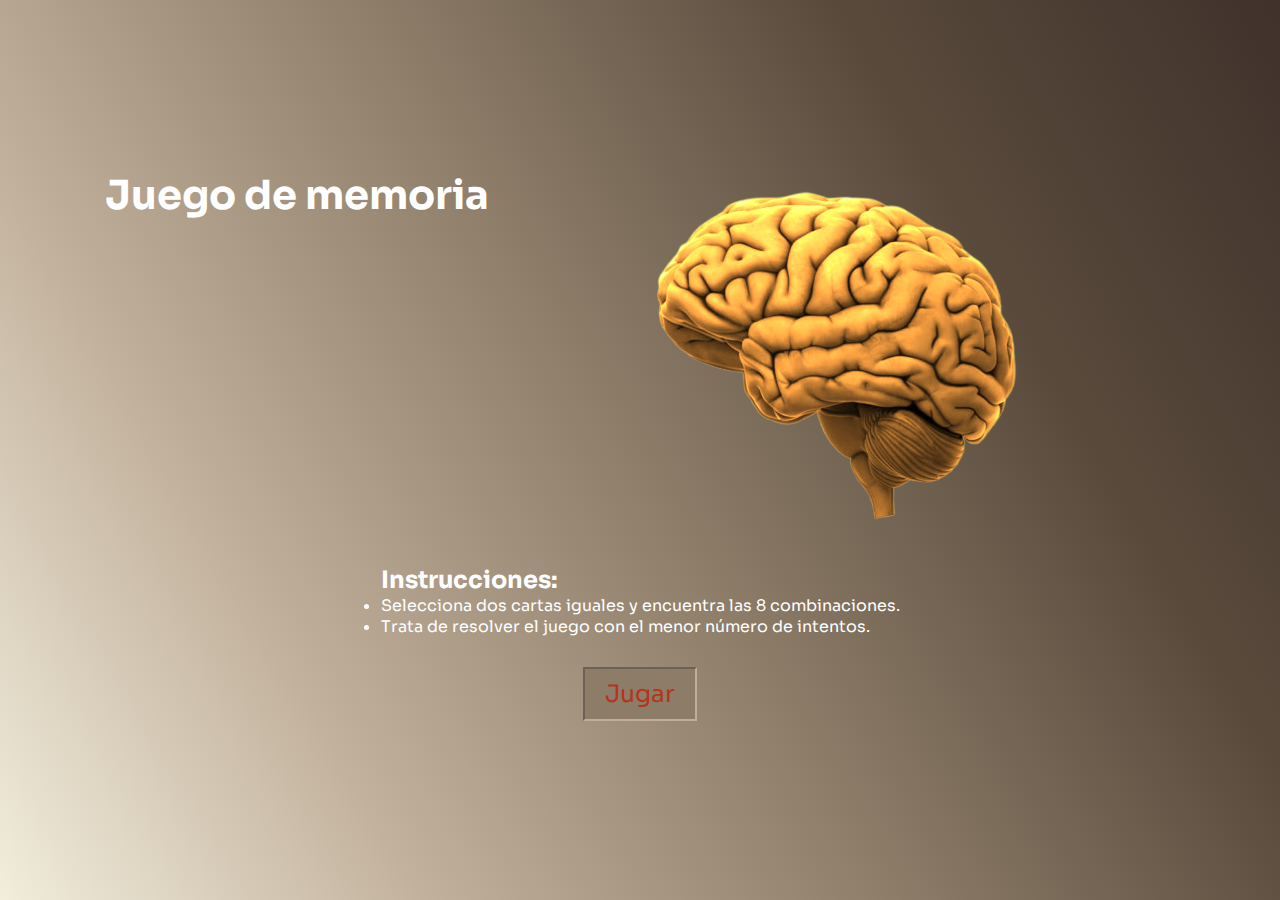
<file: index.html>
<!DOCTYPE html>
<html lang="es">
  <head>
    <meta charset="UTF-8" />
    <meta name="viewport" content="width=device-width, initial-scale=1.0" />
    <title>juego memoria</title>
    <link rel="stylesheet" href="./css/index.css" />
 
    <link rel="icon" href="./img/robots/robotRojo.png" />
  </head>
  <body>
  
  

    <div class="container">
      <header class ="header">
      
        <h1>Juego de memoria</h1>
        <img src="./img/cerebro.png" alt="imagen de un cerebro">
      </header>

    
      <main>
        <section class="espejo">
          <h2>Instrucciones:</h2>
         
          <ul>
            <li>
              Selecciona dos cartas iguales y encuentra las 8 combinaciones.
            </li>
         
            <li>Trata de resolver el juego con el menor número de intentos.</li>
        
          </ul>
        </section>
      </main>

      <button id="contenedorBoton" >
        <a href="./game.html">Jugar</a>
      </button>
    </div>
    <script src="./js/index.js"></script>
  </body>
</html>
</file>
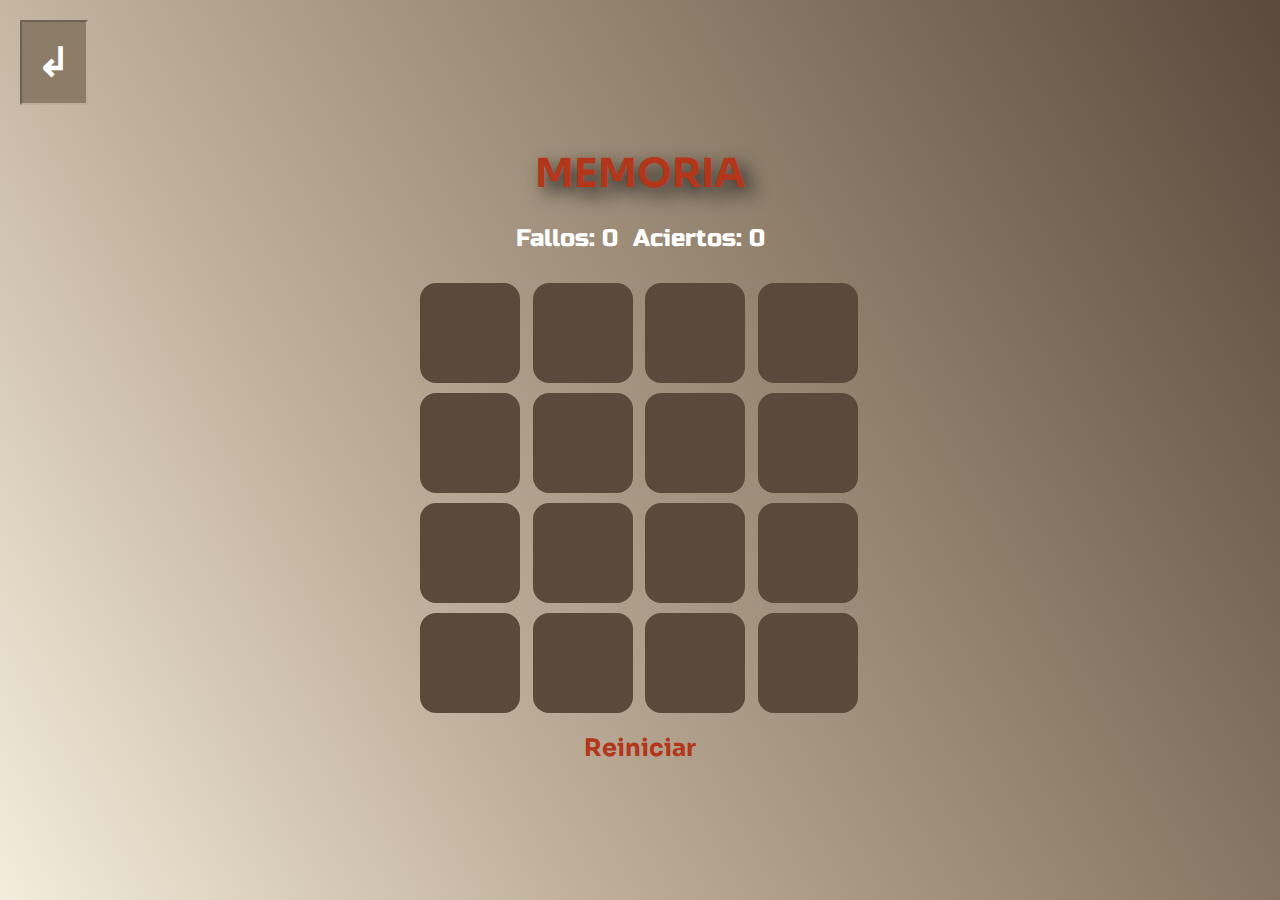
<file: game.html>
<!DOCTYPE html>
<html lang="es">
  <head>
    <meta charset="UTF-8" />
    <meta name="viewport" content="width=device-width, initial-scale=1.0" />
    <title>Juego de Memoria</title>
    <link rel="stylesheet" href="./css/game.css" />
    <link rel="icon" href="./img/robots/robotRojo.png" />

  </head>
  <body>
    <!-- <canvas id="confetti"></canvas> -->
    <button>
      <a href="./index.html"> ↲ </a>
    </button>
    <div class="container">
      <div class="titles">
        <h1>MEMORIA</h1>
        <div class="scoretable">
          <div id="fails">Fallos: 0</div>
          <div id="fin">Aciertos: 0</div>
          <div id="animationEnd"></div>
        </div>
      </div>
      <div class="container_play">
        <div id="gameBoard"></div>
      </div>
      <div id="contenedorBoton" class=" btn">
        <a href="./game.html">Reiniciar</a>
      </div>
    </div>

    <audio id="audioAplausos">
      <source type="audio/mp3" src="./audios/aplausos.mp3" />
    </audio>

    <script src="./js/game.js"></script>
  </body>
</html>
</file>
<file: css/index.css>
@import url(https://fonts.googleapis.com/css?family=Poppins:100,100italic,200,200italic,300,300italic,regular,italic,500,500italic,600,600italic,700,700italic,800,800italic,900,900italic);
@import url(https://fonts.googleapis.com/css?family=Sora:100,200,300,regular,500,600,700,800);
@import url(https://fonts.googleapis.com/css?family=Russo+One:regular);
@import url(https://fonts.googleapis.com/css?family=Russo+One:regular);

:root {
  --mt-ff-body: "Sora", sans-serif;
  --mt-ff-heading: "Sora", sans-serif;
  --mt-ff-russo: "Russo One", sans-serif;
  --mt-ff-fontawesome: "Font Awesome 6 Pro";
  --mt--color--primary:#B3351A;
  --mt--color--1: #F2EDDC;
  --mt--color--2:#BFAE99;
  --mt--color--3:#8C7C68;
  --mt--color--4:#594A3C;
  --mt--color--5:#40322B;

}

* {
  font-family:var(--mt-ff-fontawesome);
  font-family:var(--mt-ff-body);
  box-sizing: border-box;
  padding: 0;
  margin: 0;
}
body {
  width: 100%;
  height: 100vh;
  color: white;
  background-image: linear-gradient(60deg,
   var(--mt--color--1),
   var(--mt--color--2),
   var(--mt--color--3),
   var(--mt--color--4),
   var(--mt--color--5)
);
  display: flex;
  flex-direction: column;
  align-items: center;
  justify-content: center;
}

.container {
  margin-top: 0;
  display: flex;
  gap: 20px;
  align-items: center;
  flex-direction: column;
 
 
}
.header {
  margin-top: 0;
  display: flex;
  gap: 20px;
  justify-content: space-evenly;
}

h1{
  font-size: 2.5rem;
  color: var(--mt--color--second);
}

img{
  filter: brightness(100%) sepia(1) hue-rotate(-10deg) saturate(300%);
}

img:hover {-webkit-transform: rotate(360deg);transform: rotate(360deg);}

button {
  border: inset var(--mt--color--2) 2px;
  background-color:var(--mt--color--3);
  padding:10px 20px;
  margin: 10px;
 
  cursor: pointer;
 
}
button:hover {
  border: inset var(--mt--color--3) 2px;
  background-color:var(--mt--color--2);
}
button a{
  all:unset;
  font-size: 1.5rem;
color:var(--mt--color--primary)
}

@media (max-width: 480px) {
  .container {
    gap: 15px; /* Reduce el espacio entre elementos */
    align-items: flex-start; /* Alinea los elementos al inicio */
  }

  .header {
    flex-direction: column; /* Cambia a columna para pantallas más pequeñas */
    gap: 15px;
  }

  h1 {
    font-size: 1.8rem; /* Reduce el tamaño del texto */
  }

  img {
    filter: brightness(90%) sepia(1) hue-rotate(-10deg) saturate(200%);
    width: 100%; /* Asegúrate de que las imágenes no desborden */
  }

  button {
    padding: 8px 16px; /* Reduce el tamaño de los botones */
    font-size: 1.2rem;
  }
}
@media (min-width: 481px) and (max-width: 767px) {
  .container {
    gap: 28px; /* Ajusta el espacio entre los elementos */
    align-items: center; /* Centra los elementos */
  }

  .header {
    justify-content: space-between; /* Ajusta el espacio entre los elementos */
  }

  h1 {
    font-size: 2.2rem; /* Ajusta el tamaño del texto */
  }

  img {
    filter: brightness(100%) sepia(1) hue-rotate(-10deg) saturate(250%);
    width: 80%; /* Asegura que la imagen no sea demasiado grande */
  }

  button {
    padding: 12px 24px; /* Ajusta el tamaño del botón */
    font-size: 1.4rem;
  }
}
</file>
<file: css/game.css>
@import url(https://fonts.googleapis.com/css?family=Poppins:100,100italic,200,200italic,300,300italic,regular,italic,500,500italic,600,600italic,700,700italic,800,800italic,900,900italic);
@import url(https://fonts.googleapis.com/css?family=Sora:100,200,300,regular,500,600,700,800);
@import url(https://fonts.googleapis.com/css?family=Russo+One:regular);
@import url(https://fonts.googleapis.com/css?family=Russo+One:regular);

:root {
  --mt-ff-body: "Sora", sans-serif;
  --mt-ff-heading: "Sora", sans-serif;
  --mt-ff-russo: "Russo One", sans-serif;
  --mt-ff-fontawesome: "Font Awesome 6 Pro";
  --mt--color--primary:#B3351A;
  --mt--color--1: #F2EDDC;
  --mt--color--2:#BFAE99;
  --mt--color--3:#8C7C68;
  --mt--color--4:#594A3C;
  --mt--color--5:#40322B;

}

* {
  font-family:var(--mt-ff-fontawesome);
  font-family:var(--mt-ff-body);
  box-sizing: border-box;
  padding: 0;
  margin: 0;
}
body {
  width: 100%;
  height: 100vh;
  color: white;
  background-image: linear-gradient(60deg,
   var(--mt--color--1),
   var(--mt--color--2),
   var(--mt--color--3),
   var(--mt--color--4)
 
   
);
  display: flex;
  flex-direction: column;
  align-items: center;
  justify-content: center;
}

.container {
  margin-top: 10px;
  display: flex;
  gap: 20px;
  align-items: center;
  flex-direction: column;
 
 
}
.titles {
  display: flex;
  flex-direction: column;
justify-content: center;
  gap: 25px;
 
}

h1 {
text-align: center;
  font-size: 2.5rem;
  text-shadow: 8px 8px 18px rgb(34, 32, 32);
  text-align: center;
  color: var(--mt--color--primary);
}






.container_play {
  width: 440px;
  height: 440px;
  perspective: 1000px; /* Añadido para perspectiva 3D */
}

#imagenGameOver {
  display: flex;
  position: absolute;
  z-index: 2;
}

#gameBoard {
  display: grid;
  grid-template-columns: repeat(auto-fit, minmax(100px, 1fr));
  gap: 10px;
}

#fails,
#fin {
  position: relative;
  font-size: 1.5rem;
  font-family: var(--mt-ff-russo);
  z-index:100;
}

#animationEnd {
  position: fixed;
  animation: animationEnd 1s infinite;
  transform-origin: center;
  font-size: 1.5rem;
  font-family: var(--mt-ff-russo);
}

@keyframes animationEnd {
  0% {
    transform: scale(1);
  }

  50% {
    transform: scale(1.1);
  }

  100% {
    transform: scale(1);
  }
}

button {
  border: inset var(--mt--color--2) 2px;
  background-color:var(--mt--color--3);
  padding: 15px;
  margin: 10px;
  position: absolute;
  top: 10px;
  left: 10px;
  cursor: pointer;
 
}
button:hover {
  border: inset var(--mt--color--3) 2px;
  background-color:var(--mt--color--2);
}
button a{
  font-size: 2.5rem;
}
.btn a{
  
  color:var(--mt--color--primary)
}

.btn:hover a{
  color:var(--mt--color--5)
}

a {
  text-decoration: none;
  color: white;
  font-weight: bold;
  font-size: 1.5rem;
  width: 100%;
  height: 100%;
  text-align: center;
}

.container_play {
  display: flex;
  flex-direction: column;
  justify-content: flex-end;
}

.scoretable {
  display: flex;
  justify-content: space-evenly;
  gap: 15px;
}

.card {
  width: 100px;
  height: 100px;
  perspective: 200px;


}
img{
  width:100px;
  height:100px;
  object-fit:scale-down;
  box-shadow: 0px 4px 8px rgba(0, 0, 0, 0.3);
 
  }


.content {
  position: absolute;
  width: 100%;
  height: 100%;
  transition: transform 1s;
  transform-style: preserve-3d;

}

.front,
.back {
  position: absolute;
  height: 100%;
  width: 100%;

  /* border: inset 3px #8aa538; */
  display: grid;
  place-content: center;
  font-size: 5rem;
  border-radius: 1rem;
  backface-visibility: hidden;
  user-select: none;
}
.front{
  background:var(--mt--color--4);
 
}

.back {
  background: transparent;
  transform: rotateY(180deg);
  
  }

.flipped {
  transform: rotateY(180deg);
  transition: transform 0.3s;
}


/* Estilo para pantallas pequeñas (smartphones en orientación vertical) */
@media (max-width: 480px) {
  body{
    background-image: linear-gradient(60deg,
    var(--mt--color--1),
    var(--mt--color--2),
    var(--mt--color--3)
    ) 
  }

  .container {
    gap:5px}

  .container_play {
    width: 400px;
    height: 400px;
  }

  #gameBoard {
    grid-template-columns: repeat(auto-fit, minmax(80px, 1fr));
    gap: 5px;
    margin: 32px;
  }

  .card {
    width: 77px;
    height: 77px;
  }
  img {
    width: 77px;
    height: 77px;
  }

  button a{
    font-size: 0.8rem;
  }
  button {
    padding: 6px;
    top: 6px;
    left: 6px;
  }
  h1{
    font-size: 1.5rem;
  }
}





  @media (min-width: 481px) and (max-width: 767px) { 

  body{
    background-image: linear-gradient(60deg,
    var(--mt--color--1),
    var(--mt--color--2),
    var(--mt--color--3)
    ) 
  }


  .container {
    gap:5px}

  .container_play {
    width: 500px;
    height: 500px;
  }

  #gameBoard {
    grid-template-columns: repeat(auto-fit, minmax(100px, 1fr));
    gap: 5px;
    margin: 32px;
  }

  .card {
    width: 88px;
    height: 88px;

  img {
    width: 88px;
    height: 88px;
  }

  button a{
    font-size: 1.2rem;
  }
  button {
    padding: 10px;
    top: 8px;
    left: 8px;
  }
  h1{
    font-size: 1.5rem;
  }
}}
</file>
